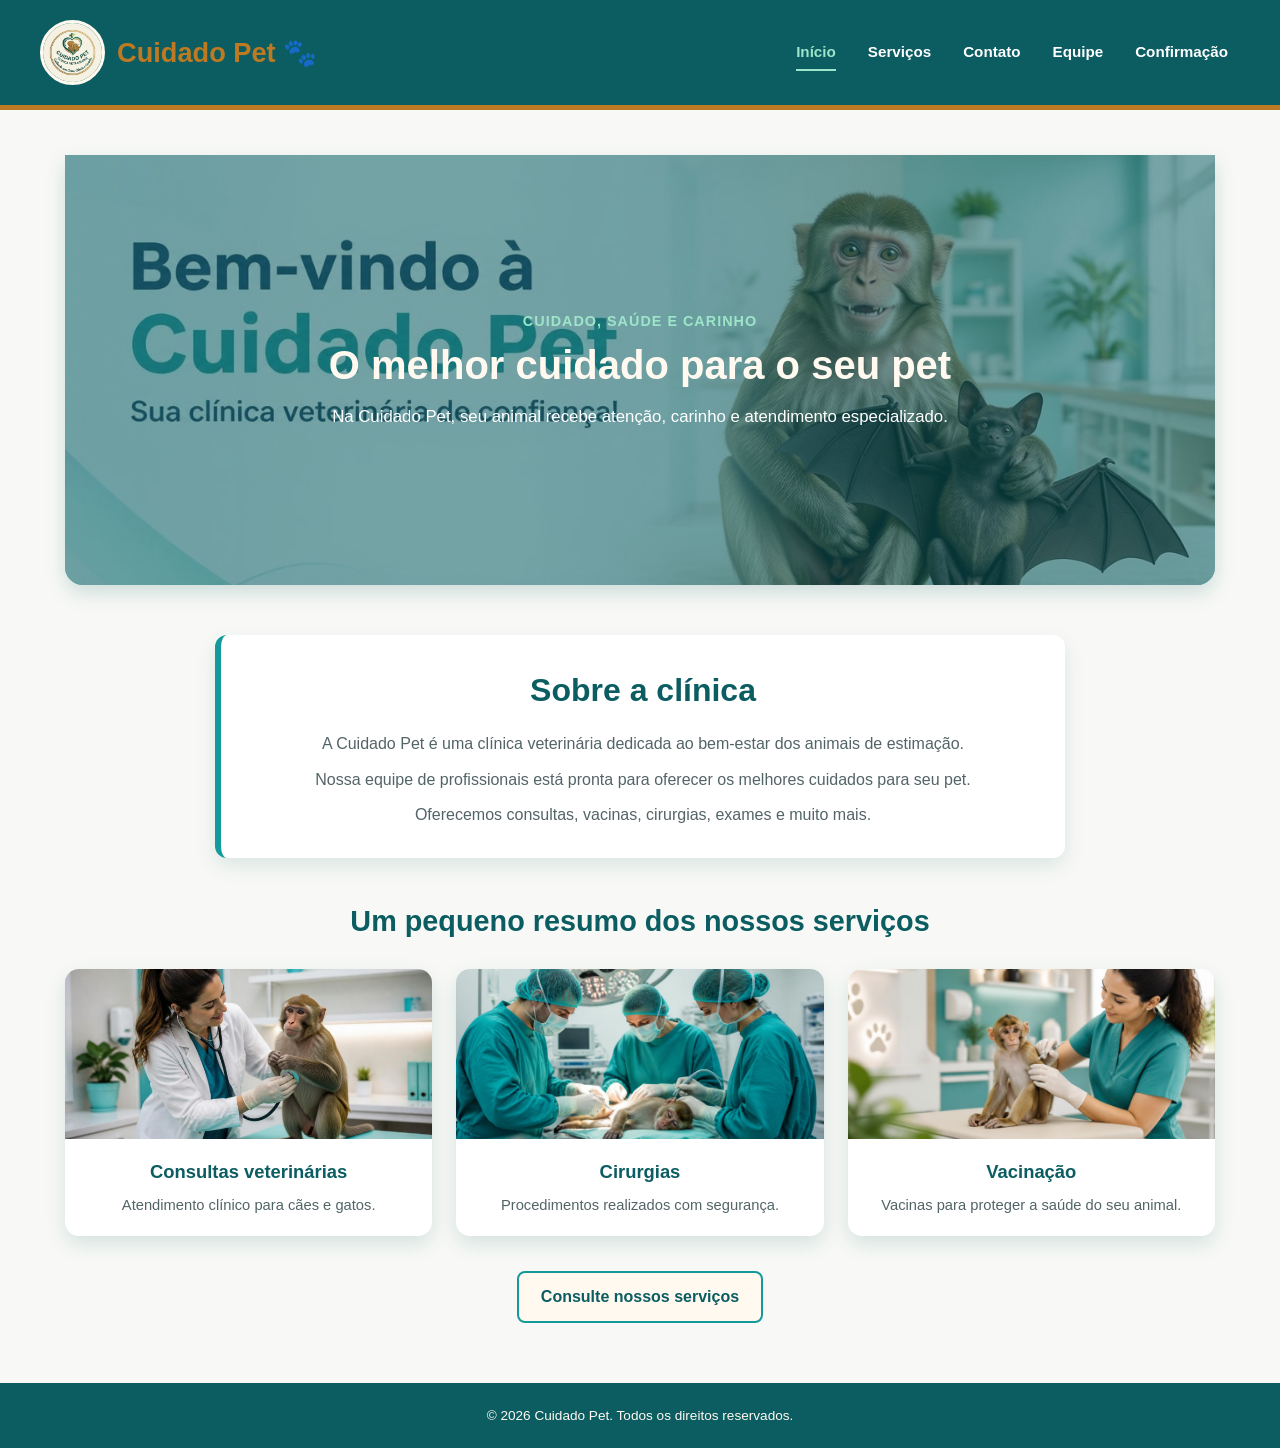
<file: HTML/index.html>
<!DOCTYPE html>
<html lang="pt-BR">

<head>
    <meta charset="UTF-8">
    <meta name="viewport" content="width=device-width, initial-scale=1.0">
    <meta name="description" content="Conheça a Clínica Veterinária Cuidado Pet.">
    <title>Cuidado Pet</title>
    <link rel="stylesheet" href="../CSS/style.css">
    <script src="../JS/script.js" defer></script>
</head>

<body>
    <header class="cabecalho">
        <div class="topo">

            <a href="index.html" class="marca">
                <img src="../IMG/logo.jpg" alt="Logo da Cuidado Pet" class="logo">
                <h1>Cuidado Pet 🐾</h1>
            </a>

            <nav>
                <a href="index.html" class="link ativo">Início</a>
                <a href="servicos.html" class="link">Serviços</a>
                <a href="contato.html" class="link">Contato</a>
                <a href="equipe.html" class="link">Equipe</a>
                <a href="confirmacao.html" class="link">Confirmação</a>
            </nav>

        </div>
    </header>

    <main>
        <section class="hero">
            <img src="../IMG/fundo.jpg" alt="Animal recebendo cuidados veterinários">
            <div class="hero-texto">
                <p class="subtitulo">Cuidado, saúde e carinho</p>

                <h2>O melhor cuidado para o seu pet</h2>
                <p> Na Cuidado Pet, seu animal recebe atenção, carinho e atendimento especializado. </p>
            </div>

        </section>

        <section class="sobre">
            <h2>Sobre a clínica</h2>

            <p> A Cuidado Pet é uma clínica veterinária dedicada ao bem-estar dos animais de estimação. </p>

            <p> Nossa equipe de profissionais está pronta para oferecer os melhores cuidados para seu pet. </p>

            <p> Oferecemos consultas, vacinas, cirurgias, exames e muito mais. </p>

        </section>

        <h2 class="titulo-secao"> Um pequeno resumo dos nossos serviços </h2>

        <section class="cards">

            <article class="card">
                <img src="../IMG/consulta.jpg" alt="Consulta veterinária">
                <div class="card-conteudo">
                    <h3>Consultas veterinárias</h3>
                    <p> Atendimento clínico para cães e gatos. </p>
                </div>
            </article>

            <article class="card">
                <img src="../IMG/cirurgia.jpg" alt="Cirurgia veterinária">
                <div class="card-conteudo">
                    <h3>Cirurgias</h3>
                    <p> Procedimentos realizados com segurança. </p>
                </div>

            </article>

            <article class="card">
                <img src="../IMG/vacinacao.jpg" alt="Vacinação de animais">
                <div class="card-conteudo">
                    <h3>Vacinação</h3>
                    <p> Vacinas para proteger a saúde do seu animal. </p>
                </div>
            </article>
        </section>

        <section class="area-botao">
            <a href="servicos.html" class="botao">Consulte nossos serviços</a>
        </section>
    </main>

    <footer class="rodape">
        <p>&copy; 2026 Cuidado Pet. Todos os direitos reservados.</p>
    </footer>

</body>

</html>
</file>
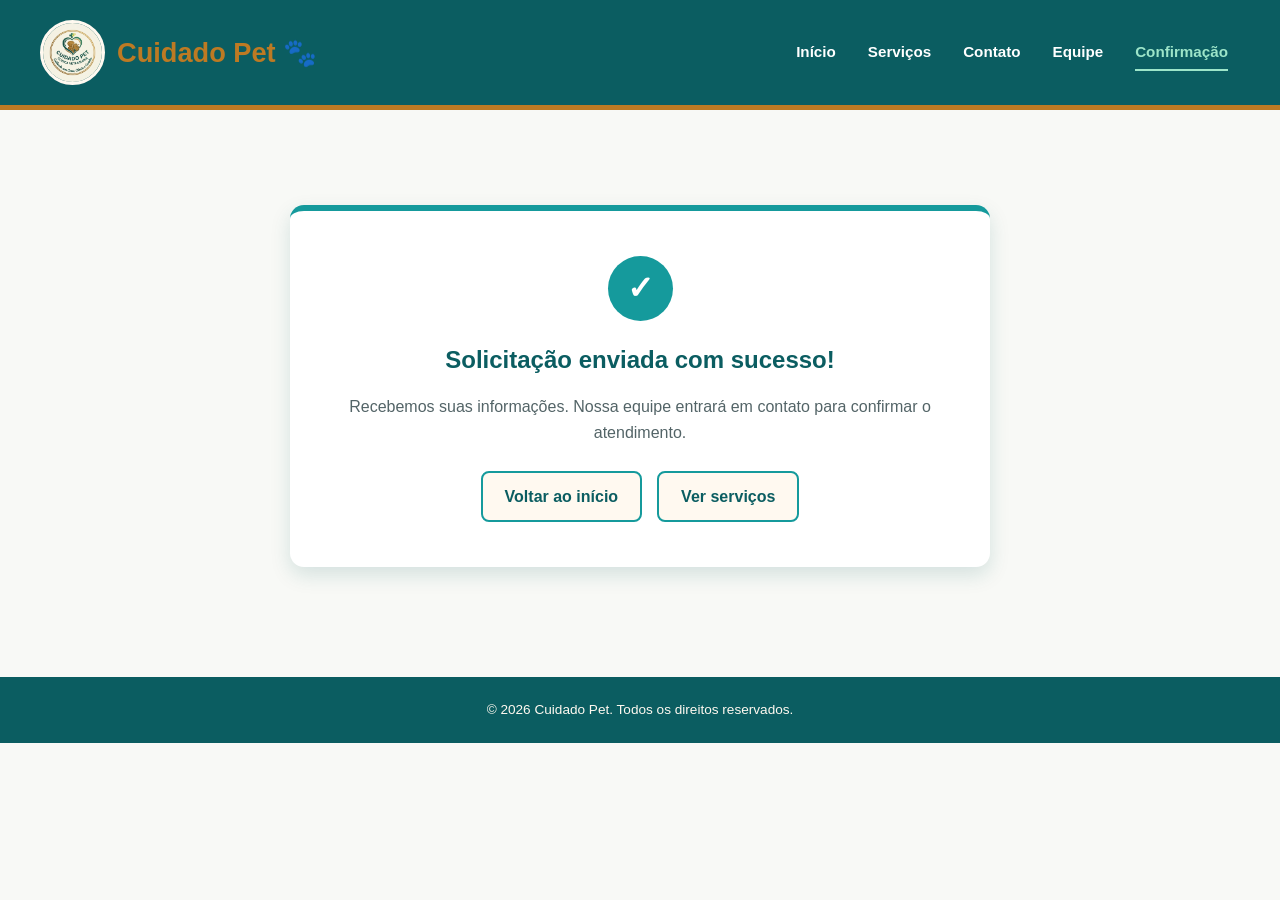
<file: HTML/confirmacao.html>
<!DOCTYPE html>
<html lang="pt-BR">

<head>
    <meta charset="UTF-8">
    <meta name="viewport" content="width=device-width, initial-scale=1.0">
    <meta name="description" content="Confirmação da solicitação de atendimento.">
    <title>Confirmação | Cuidado Pet</title>
    <link rel="stylesheet" href="../CSS/style.css">
    <script src="../JS/script.js" defer></script>
</head>

<body>
    <header class="cabecalho">

        <div class="topo">

            <a href="index.html" class="marca">
                <img src="../IMG/logo.jpg" alt="Logo da Cuidado Pet" class="logo">
                <h1>Cuidado Pet 🐾</h1>
            </a>

            <nav>
                <a href="index.html" class="link">Início</a>
                <a href="servicos.html" class="link">Serviços</a>
                <a href="contato.html" class="link">Contato</a>
                <a href="equipe.html" class="link">Equipe</a>
                <a href="confirmacao.html" class="link ativo">Confirmação</a>
            </nav>

        </div>

    </header>

    <main>

        <section class="confirmacao">
            <div class="icone-confirmacao"> ✓</div>

            <h2>Solicitação enviada com sucesso!</h2>
            <p> Recebemos suas informações. Nossa equipe entrará em contato para confirmar o atendimento. </p>
            <p id="dados-solicitacao"></p>

            <div class="botoes-confirmacao">

                <a href="index.html" class="botao"> Voltar ao início </a>
                <a href="servicos.html" class="botao"> Ver serviços </a>

            </div>
        </section>
    </main>

    <footer class="rodape">
        <p>&copy; 2026 Cuidado Pet. Todos os direitos reservados.</p>
    </footer>

</body>

</html>
</file>
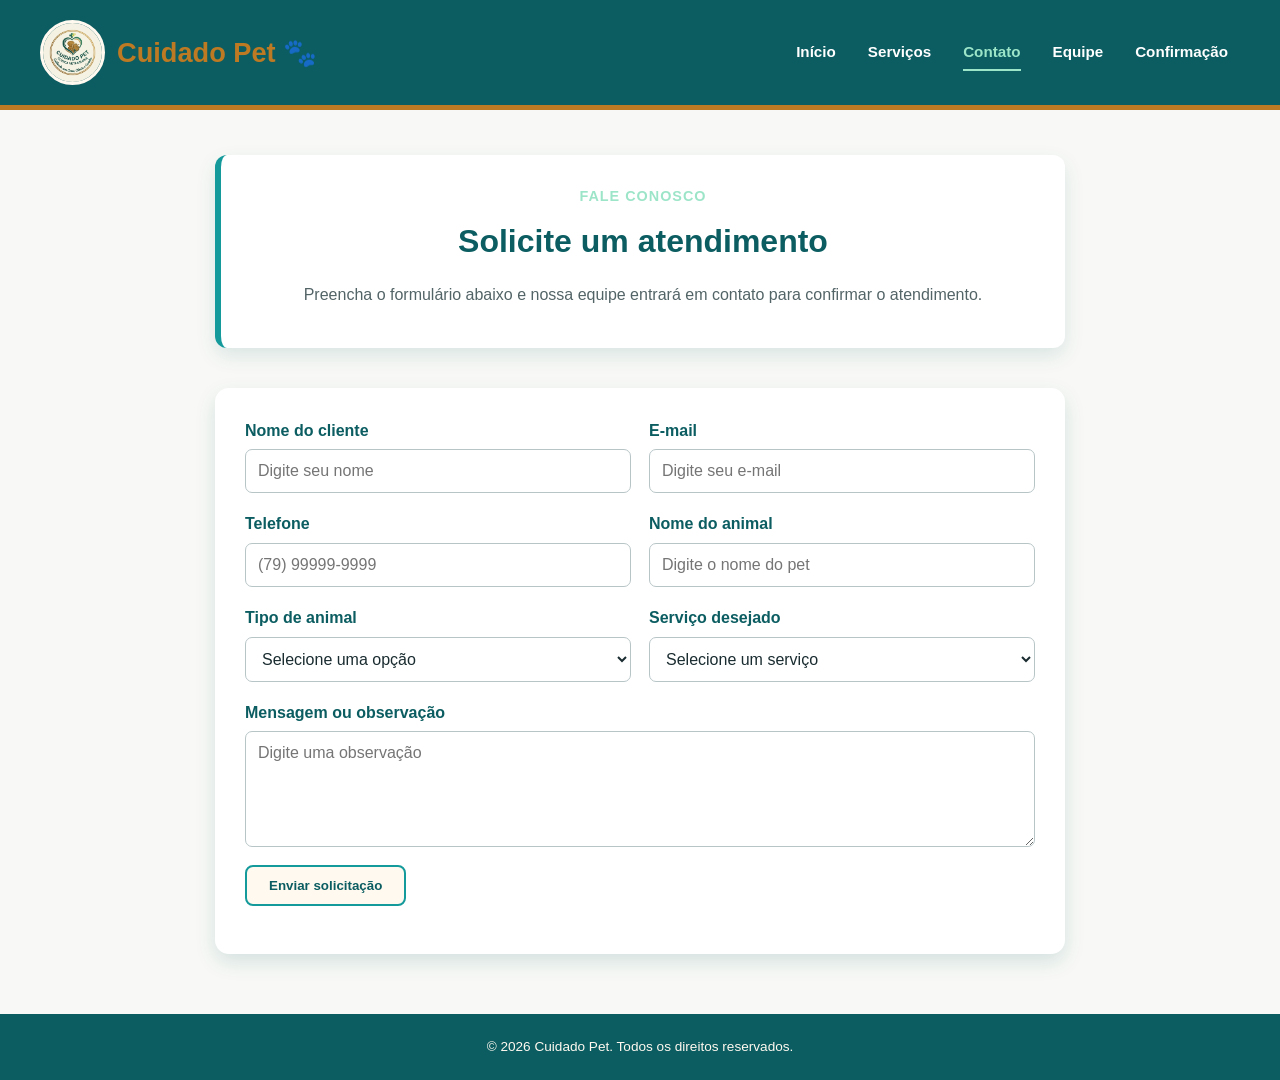
<file: HTML/contato.html>
<!DOCTYPE html>
<html lang="pt-BR">

<head>
    <meta charset="UTF-8">
    <meta name="viewport" content="width=device-width, initial-scale=1.0">
    <meta name="description" content="Solicite um atendimento na Cuidado Pet.">
    <title>Contato | Cuidado Pet</title>
    <link rel="stylesheet" href="../CSS/style.css">
    <script src="../JS/script.js" defer></script>
</head>

<body>

    <header class="cabecalho">
        <div class="topo">

            <a href="index.html" class="marca">
                <img src="../IMG/logo.jpg" alt="Logo da Cuidado Pet" class="logo">
                <h1>Cuidado Pet 🐾</h1>
            </a>

            <nav>
                <a href="index.html" class="link">Início</a>
                <a href="servicos.html" class="link">Serviços</a>
                <a href="contato.html" class="link ativo">Contato</a>
                <a href="equipe.html" class="link">Equipe</a>
                <a href="confirmacao.html" class="link">Confirmação</a>
            </nav>

        </div>
    </header>

    <main>
        <section class="introducao">
            <p class="subtitulo">Fale conosco</p>

            <h2>Solicite um atendimento</h2>
            <p> Preencha o formulário abaixo e nossa equipe entrará em contato para confirmar o atendimento. </p>

        </section>

        <section class="formulario-area">
            <form id="formulario-contato">

                <div class="campo">
                    <label for="nome">Nome do cliente</label>
                    <input type="text" id="nome" name="nome" required placeholder="Digite seu nome">
                </div>

                <div class="campo">
                    <label for="email">E-mail</label>
                    <input type="email" id="email" name="email" required placeholder="Digite seu e-mail">
                </div>

                <div class="campo">
                    <label for="telefone">Telefone</label>
                    <input type="tel" id="telefone" name="telefone" required placeholder="(79) 99999-9999">
                </div>

                <div class="campo">
                    <label for="animal">Nome do animal</label>
                    <input type="text" id="animal" name="animal" required placeholder="Digite o nome do pet">
                </div>

                <div class="campo">
                    <label for="tipo-animal">Tipo de animal</label>
                    <select id="tipo-animal" name="tipo-animal" required>
                        <option value=""> Selecione uma opção </option>
                        <option value="Cachorro"> Cachorro </option>
                        <option value="Gato"> Gato </option>
                        <option value="Ave"> Ave </option>
                        <option value="Outro"> Outro </option>
                    </select>
                </div>

                <div class="campo">
                    <label for="servico">Serviço desejado</label>
                    <select id="servico" name="servico" required>
                        <option value=""> Selecione um serviço </option>
                        <option value="Consulta veterinaria"> Consulta veterinária </option>
                        <option value="Vacinacao"> Vacinação </option>
                        <option value="Cirurgia"> Cirurgia </option>
                        <option value="Exames laboratoriais"> Exames laboratoriais </option>
                        <option value="Banho e tosa"> Banho e tosa </option>
                        <option value="Emergencia"> Emergência veterinária </option>
                    </select>
                </div>

                <div class="campo campo-completo">
                    <label for="mensagem">Mensagem ou observação</label>
                    <textarea id="mensagem" name="mensagem" rows="5" required
                        placeholder="Digite uma observação"></textarea>
                </div>

                <div class="campo-completo">
                    <button type="submit" class="botao"> Enviar solicitação </button>
                </div>

            </form>

            <p id="mensagem-formulario" class="mensagem"></p>

        </section>
    </main>

    <footer class="rodape">
        <p>&copy; 2026 Cuidado Pet. Todos os direitos reservados.</p>
    </footer>

</body>

</html>
</file>
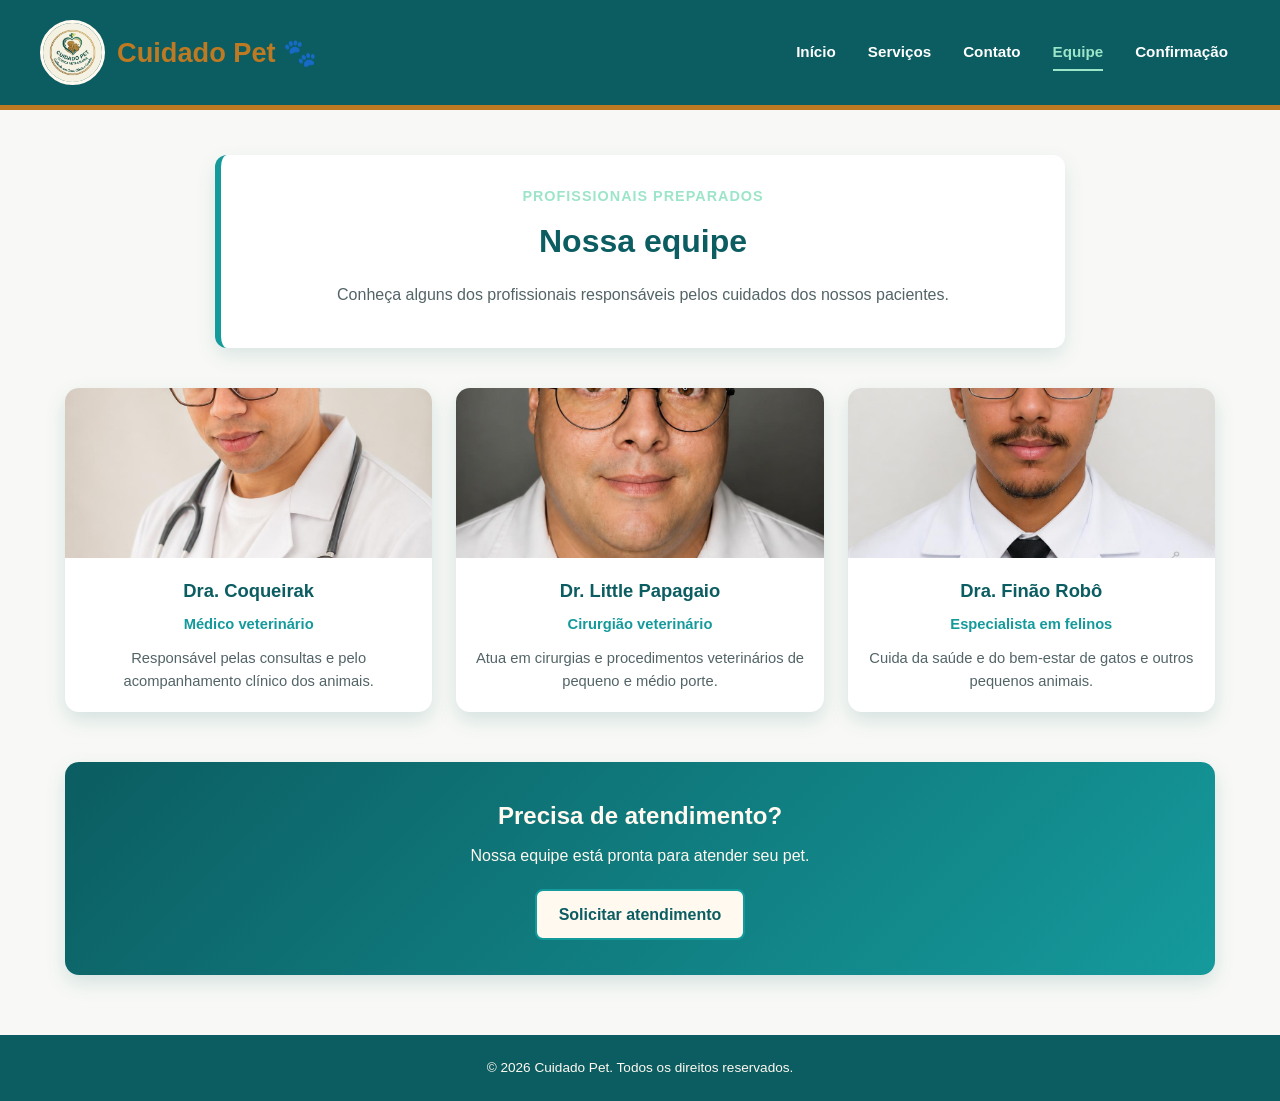
<file: HTML/equipe.html>
<!DOCTYPE html>
<html lang="pt-BR">

<head>
    <meta charset="UTF-8">
    <meta name="viewport" content="width=device-width, initial-scale=1.0">
    <meta name="description" content="Conheça a equipe da Cuidado Pet.">
    <title>Equipe | Cuidado Pet</title>
    <link rel="stylesheet" href="../CSS/style.css">
    <script src="../JS/script.js" defer></script>
</head>

<body>

    <header class="cabecalho">
        <div class="topo">

            <a href="index.html" class="marca">
                <img src="../IMG/logo.jpg" alt="Logo da Cuidado Pet" class="logo">
                <h1>Cuidado Pet 🐾</h1>
            </a>

            <nav>
                <a href="index.html" class="link">Início</a>
                <a href="servicos.html" class="link">Serviços</a>
                <a href="contato.html" class="link">Contato</a>
                <a href="equipe.html" class="link ativo">Equipe</a>
                <a href="confirmacao.html" class="link">Confirmação</a>
            </nav>

        </div>
    </header>

    <main>
        <section class="introducao">

            <p class="subtitulo">Profissionais preparados</p>
            <h2>Nossa equipe</h2>
            <p> Conheça alguns dos profissionais responsáveis pelos cuidados dos nossos pacientes. </p>

        </section>

        <section class="cards equipe-cards">

            <article class="card">
                <img src="../IMG/equipe1.jpg" alt="Dra. Ana Souza" class="imagem-equipe">

                <div class="card-conteudo">
                    <h3>Dra. Coqueirak</h3>
                    <p class="funcao"> Médico veterinário </p>
                    <p> Responsável pelas consultas e pelo acompanhamento clínico dos animais. </p>
                </div>

            </article>

            <article class="card">
                <img src="../IMG/equipe2.jpg" alt="Dr. Little Papagaio" class="imagem-equipe">

                <div class="card-conteudo">
                    <h3>Dr. Little Papagaio</h3>
                    <p class="funcao"> Cirurgião veterinário </p>
                    <p> Atua em cirurgias e procedimentos veterinários de pequeno e médio porte. </p>
                </div>

            </article>

            <article class="card">
                <img src="../IMG/equipe3.jpg" alt="Dra. Carla Mendes" class="imagem-equipe">

                <div class="card-conteudo">
                    <h3>Dra. Finão Robô</h3>
                    <p class="funcao"> Especialista em felinos </p>
                    <p> Cuida da saúde e do bem-estar de gatos e outros pequenos animais. </p>
                </div>

            </article>
        </section>

        <section class="chamada">

            <h2>Precisa de atendimento?</h2>
            <p> Nossa equipe está pronta para atender seu pet. </p>
            <a href="contato.html" class="botao"> Solicitar atendimento </a>

        </section>
    </main>

    <footer class="rodape">
        <p>&copy; 2026 Cuidado Pet. Todos os direitos reservados.</p>
    </footer>

</body>

</html>
</file>
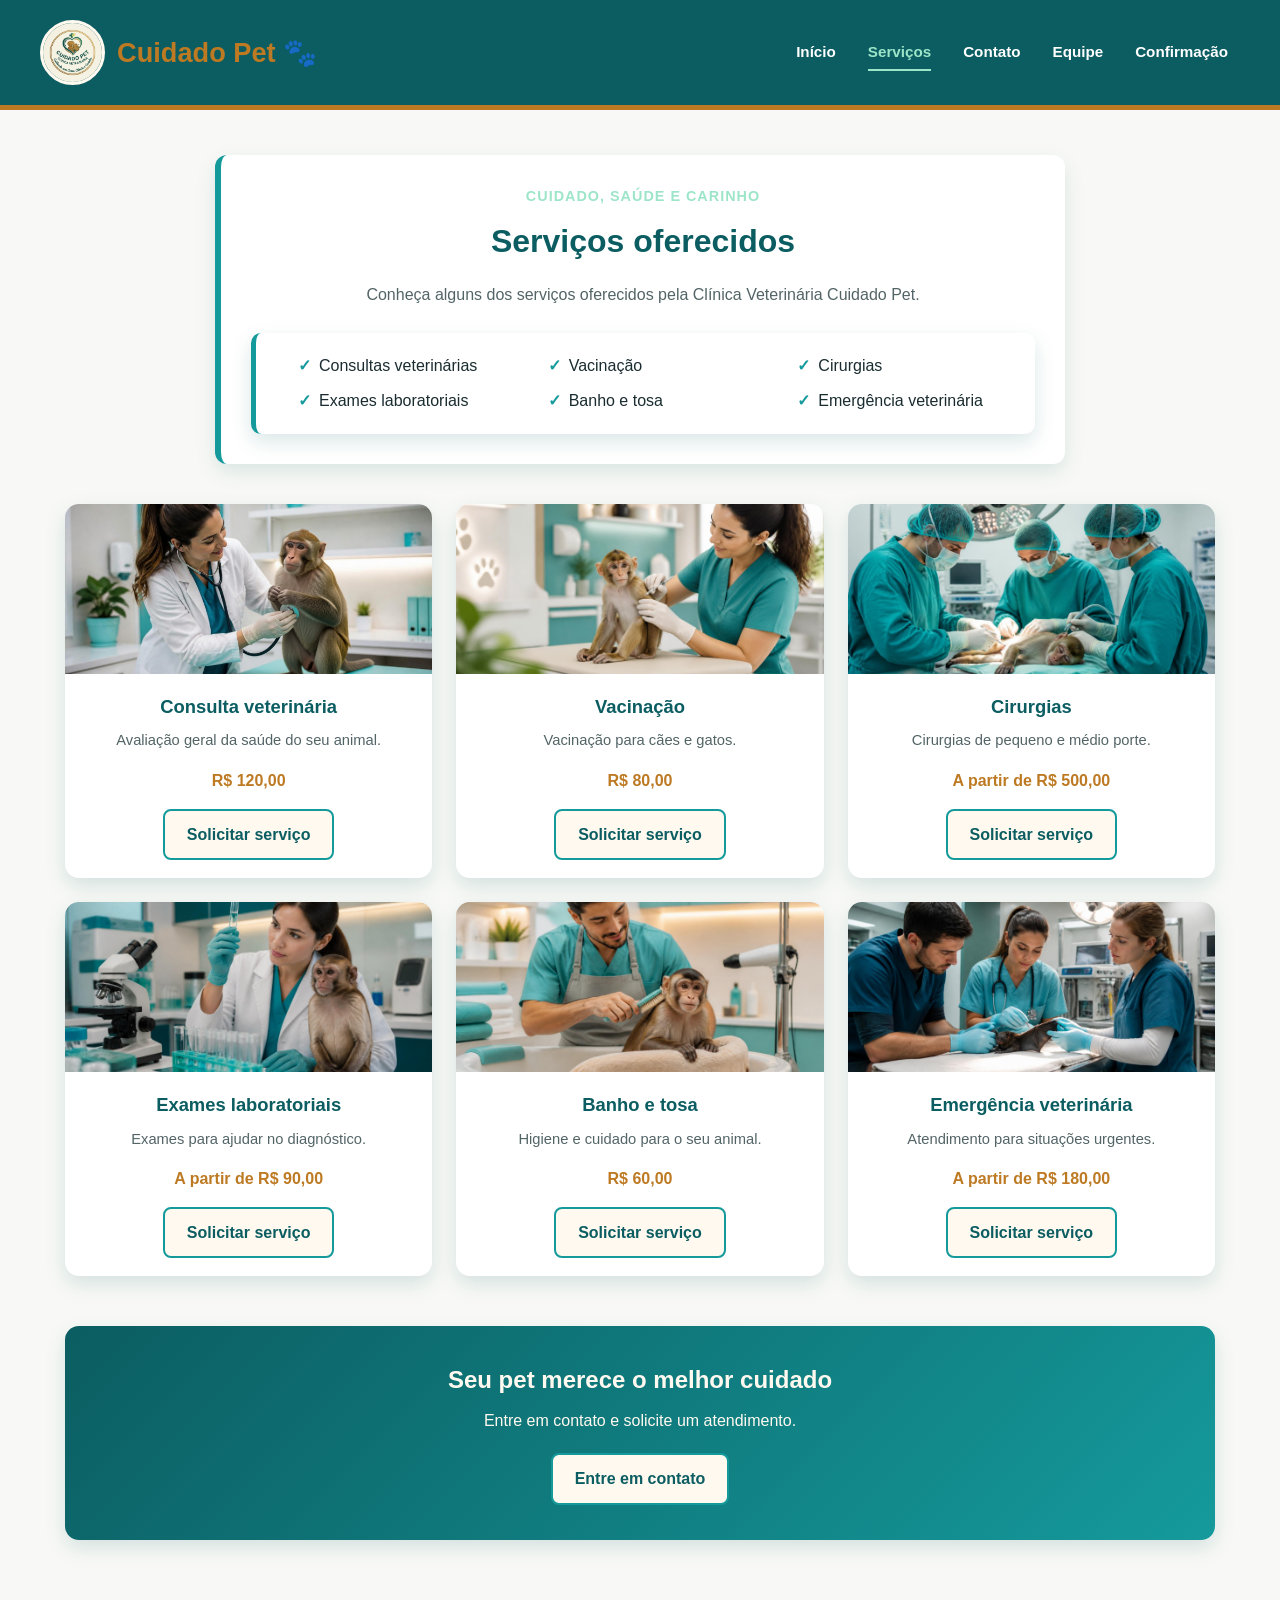
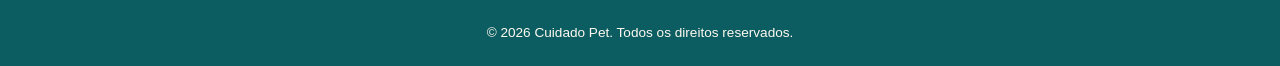
<file: HTML/servicos.html>
<!DOCTYPE html>
<html lang="pt-BR">

<head>
    <meta charset="UTF-8">
    <meta name="viewport" content="width=device-width, initial-scale=1.0">
    <meta name="description" content="Serviços oferecidos pela Cuidado Pet.">
    <title>Serviços | Cuidado Pet</title>
    <link rel="stylesheet" href="../CSS/style.css">
    <script src="../JS/script.js" defer></script>
</head>

<body>
    <header class="cabecalho">
        <div class="topo">

            <a href="index.html" class="marca">
                <img src="../IMG/logo.jpg" alt="Logo da Cuidado Pet" class="logo">
                <h1>Cuidado Pet 🐾</h1>
            </a>

            <nav>
                <a href="index.html" class="link">Início</a>
                <a href="servicos.html" class="link ativo">Serviços</a>
                <a href="contato.html" class="link">Contato</a>
                <a href="equipe.html" class="link">Equipe</a>
                <a href="confirmacao.html" class="link">Confirmação</a>
            </nav>

        </div>
    </header>

    <main>

        <section class="introducao">

            <p class="subtitulo">Cuidado, saúde e carinho</p>

            <h2>Serviços oferecidos</h2>
            <p> Conheça alguns dos serviços oferecidos pela Clínica Veterinária Cuidado Pet. </p>

            <ul class="lista-servicos">
                <li>Consultas veterinárias</li>
                <li>Vacinação</li>
                <li>Cirurgias</li>
                <li>Exames laboratoriais</li>
                <li>Banho e tosa</li>
                <li>Emergência veterinária</li>
            </ul>

        </section>

        <section class="cards">

            <article class="card">
                <img src="../IMG/consulta.jpg" alt="Consulta veterinária">

                <div class="card-conteudo">
                    <h3>Consulta veterinária</h3>
                    <p> Avaliação geral da saúde do seu animal. </p>
                    <strong class="preco">R$ 120,00</strong>
                    <a href="contato.html?servico=Consulta%20veterinaria" class="botao"> Solicitar serviço </a>
                </div>

            </article>

            <article class="card">
                <img src="../IMG/vacinacao.jpg" alt="Vacinação de animais">

                <div class="card-conteudo">
                    <h3>Vacinação</h3>
                    <p> Vacinação para cães e gatos. </p>
                    <strong class="preco">R$ 80,00</strong>
                    <a href="contato.html?servico=Vacinacao" class="botao"> Solicitar serviço </a>
                </div>

            </article>

            <article class="card">
                <img src="../IMG/cirurgia.jpg" alt="Cirurgia veterinária">

                <div class="card-conteudo">
                    <h3>Cirurgias</h3>
                    <p> Cirurgias de pequeno e médio porte. </p>
                    <strong class="preco">A partir de R$ 500,00</strong>
                    <a href="contato.html?servico=Cirurgia" class="botao"> Solicitar serviço </a>
                </div>

            </article>

            <article class="card">
                <img src="../IMG/exames.jpg" alt="Exames laboratoriais">

                <div class="card-conteudo">
                    <h3>Exames laboratoriais</h3>
                    <p> Exames para ajudar no diagnóstico. </p>
                    <strong class="preco">A partir de R$ 90,00</strong>
                    <a href="contato.html?servico=Exames%20laboratoriais" class="botao"> Solicitar serviço </a>
                </div>

            </article>

            <article class="card">
                <img src="../IMG/banho.jpg" alt="Banho e tosa">

                <div class="card-conteudo">
                    <h3>Banho e tosa</h3>
                    <p> Higiene e cuidado para o seu animal. </p>
                    <strong class="preco">R$ 60,00</strong>
                    <a href="contato.html?servico=Banho%20e%20tosa" class="botao"> Solicitar serviço </a>
                </div>

            </article>

            <article class="card">
                <img src="../IMG/emergencia.jpg" alt="Atendimento veterinário de emergência">

                <div class="card-conteudo">
                    <h3>Emergência veterinária</h3>
                    <p> Atendimento para situações urgentes. </p>
                    <strong class="preco">A partir de R$ 180,00</strong>
                    <a href="contato.html?servico=Emergencia" class="botao"> Solicitar serviço </a>
                </div>

            </article>
        </section>

        <section class="chamada">

            <h2>Seu pet merece o melhor cuidado</h2>
            <p> Entre em contato e solicite um atendimento. </p>
            <a href="contato.html" class="botao"> Entre em contato</a>

        </section>
    </main>

    <footer class="rodape">
        <p>&copy; 2026 Cuidado Pet. Todos os direitos reservados.</p>
    </footer>

</body>

</html>
</file>
<file: CSS/style.css>
* {
    margin: 0;
    padding: 0;
    box-sizing: border-box;
}

html {
    scroll-behavior: smooth;
}

body {
    min-height: 100vh;
    color: #1A2C30;
    background-color: #F8F9F6;
    font-family: 'Segoe UI', Tahoma, Geneva, Verdana, sans-serif, cursive;
    line-height: 1.6;
}

.cabecalho {
    padding: 20px 30px;
    background-color: #0B5D61;
    border-bottom: 5px solid #BD7A23;
}

.topo {
    max-width: 1200px;
    margin: auto;
    display: flex;
    align-items: center;
    justify-content: space-between;
    gap: 25px;
}

.marca {
    display: flex;
    align-items: center;
    gap: 12px;
    color: #FFFFFF;
    text-decoration: none;
}

.marca h1 {
    color: #BD7A23;
    font-size: 1.7rem;
}

.logo {
    width: 65px;
    height: 65px;
    border: 3px solid #FFF9F0;
    border-radius: 50%;
    object-fit: cover;
}

nav {
    display: flex;
    align-items: center;
    justify-content: center;
    gap: 8px;
    flex-wrap: wrap;
}

.link {
    position: relative;
    padding: 8px 12px;
    color: #FFFFFF;
    text-decoration: none;
    font-size: 0.95rem;
    font-weight: bold;
}

.link::after {
    content: "";
    position: absolute;
    right: 12px;
    bottom: 2px;
    left: 12px;
    height: 2px;
    background-color: #9DE5C9;
    transform: scaleX(0);
    transition: 0.3s;
}

.link:hover,
.link.ativo {
    color: #9DE5C9;
}

.link:hover::after,
.link.ativo::after {
    transform: scaleX(1);
}

main {
    width: min(100% - 40px, 1150px);
    margin: auto;
    padding: 45px 0 60px;
}

.hero {
    position: relative;
    height: 430px;
    margin-bottom: 50px;
    overflow: hidden;
    background-color: #159A9C;
    border-radius: 0 0 18px 18px;
    box-shadow: 0 8px 20px rgba(11, 93, 97, 0.18);
}

.hero img {
    width: 100%;
    height: 100%;
    display: block;
    object-fit: cover;
}

.hero::after {
    content: "";
    position: absolute;
    inset: 0;
    background-color: rgba(11, 93, 97, 0.55);
}

.hero-texto {
    position: absolute;
    z-index: 1;
    top: 50%;
    left: 50%;
    width: 80%;
    max-width: 650px;
    color: #FFFFFF;
    text-align: center;
    transform: translate(-50%, -50%);
}

.subtitulo {
    margin-bottom: 8px;
    color: #9DE5C9;
    font-size: 0.9rem;
    font-weight: bold;
    letter-spacing: 1px;
    text-transform: uppercase;
}

.hero h2 {
    margin-bottom: 15px;
    color: #FFF9F0;
    font-size: 2.5rem;
    line-height: 1.2;
}

.hero-texto p:last-child {
    font-size: 1.05rem;
}

.sobre,
.introducao {
    max-width: 850px;
    margin: 0 auto 40px;
    padding: 30px;
    background-color: #FFFFFF;
    border-left: 6px solid #159A9C;
    border-radius: 12px;
    box-shadow: 0 8px 20px rgba(11, 93, 97, 0.12);
    text-align: center;
}

.sobre h2,
.introducao h2 {
    margin-bottom: 15px;
    color: #0B5D61;
    font-size: 2rem;
}

.sobre p,
.introducao>p:not(.subtitulo) {
    margin-bottom: 10px;
    color: #536467;
}

.sobre p:last-child {
    margin-bottom: 0;
}

.titulo-secao {
    margin-bottom: 25px;
    color: #0B5D61;
    font-size: 1.8rem;
    text-align: center;
}

.cards {
    display: grid;
    grid-template-columns: repeat(3, 1fr);
    gap: 24px;
}

.card {
    overflow: hidden;
    background-color: #FFFFFF;
    border-radius: 14px;
    box-shadow: 0 8px 20px rgba(11, 93, 97, 0.15);
    transition: 0.3s;
}

.card:hover {
    transform: translateY(-6px);
    box-shadow: 0 14px 28px rgba(11, 93, 97, 0.24);
}

.card img {
    width: 100%;
    height: 170px;
    display: block;
    object-fit: cover;
}

.card-conteudo {
    padding: 18px;
    text-align: center;
}

.card h3 {
    margin-bottom: 8px;
    color: #0B5D61;
    font-size: 1.15rem;
}

.card p {
    color: #536467;
    font-size: 0.92rem;
}

.funcao {
    margin-bottom: 10px;
    color: #159A9C !important;
    font-weight: bold;
}

.preco {
    display: block;
    margin: 15px 0;
    color: #BD7A23;
}

.area-botao {
    margin-top: 35px;
    text-align: center;
}

.botao {
    display: inline-block;
    padding: 11px 22px;
    color: #0B5D61;
    background-color: #FFF9F0;
    border: 2px solid #159A9C;
    border-radius: 8px;
    cursor: pointer;
    font-family: inherit;
    font-weight: bold;
    text-decoration: none;
    transition: 0.3s;
}

.botao:hover {
    color: #FFFFFF;
    background-color: #0B5D61;
    transform: translateY(-3px);
}

.lista-servicos {
    display: grid;
    grid-template-columns: repeat(3, 1fr);
    gap: 10px;
    margin-top: 25px;
    padding: 20px;
    list-style: none;
    background-color: #FFFFFF;
    border-left: 5px solid #159A9C;
    border-radius: 10px;
    box-shadow: 0 8px 20px rgba(11, 93, 97, 0.15);
}

.lista-servicos li {
    padding-left: 22px;
    color: #1A2C30;
    text-align: left;
}

.lista-servicos li::before {
    content: "✓";
    margin-right: 8px;
    color: #159A9C;
    font-weight: bold;
}

.chamada {
    margin-top: 50px;
    padding: 35px 20px;
    color: #FFF9F0;
    background: linear-gradient(135deg, #0B5D61, #159A9C);
    border-radius: 14px;
    box-shadow: 0 8px 20px rgba(11, 93, 97, 0.15);
    text-align: center;
}

.chamada h2 {
    margin-bottom: 8px;
}

.chamada p {
    margin-bottom: 20px;
}

.formulario-area {
    max-width: 850px;
    margin: auto;
    padding: 30px;
    background-color: #FFFFFF;
    border-radius: 14px;
    box-shadow: 0 8px 20px rgba(11, 93, 97, 0.15);
}

#formulario-contato {
    display: grid;
    grid-template-columns: repeat(2, 1fr);
    gap: 18px;
}

.campo {
    display: flex;
    flex-direction: column;
}

.campo-completo {
    grid-column: 1 / 3;
}

.campo label {
    margin-bottom: 6px;
    color: #0B5D61;
    font-weight: bold;
}

.campo input,
.campo select,
.campo textarea {
    width: 100%;
    padding: 12px;
    color: #1A2C30;
    background-color: #FFFFFF;
    border: 1px solid #B8C5C7;
    border-radius: 7px;
    font-family: inherit;
    font-size: 1rem;
}

.campo textarea {
    resize: vertical;
}

.campo input:focus,
.campo select:focus,
.campo textarea:focus {
    outline: none;
    border-color: #159A9C;
    box-shadow: 0 0 0 2px rgba(21, 154, 156, 0.2);
}

.mensagem {
    margin-top: 18px;
    color: #A52626;
    font-weight: bold;
    text-align: center;
}

.confirmacao {
    max-width: 700px;
    margin: 50px auto;
    padding: 45px 30px;
    background-color: #FFFFFF;
    border-top: 6px solid #159A9C;
    border-radius: 14px;
    box-shadow: 0 8px 20px rgba(11, 93, 97, 0.15);
    text-align: center;
}

.icone-confirmacao {
    width: 65px;
    height: 65px;
    margin: 0 auto 20px;
    display: flex;
    align-items: center;
    justify-content: center;
    color: #FFFFFF;
    background-color: #159A9C;
    border-radius: 50%;
    font-size: 2rem;
    font-weight: bold;
}

.confirmacao h2 {
    margin-bottom: 15px;
    color: #0B5D61;
}

.confirmacao p {
    margin-bottom: 12px;
    color: #536467;
}

#dados-solicitacao {
    color: #0B5D61;
    font-weight: bold;
}

.botoes-confirmacao {
    display: flex;
    justify-content: center;
    gap: 15px;
    margin-top: 25px;
}

.rodape {
    padding: 22px;
    color: #FFF9F0;
    background-color: #0B5D61;
    text-align: center;
}

.rodape p {
    font-size: 0.85rem;
}

@media (max-width: 900px) {
    .topo {
        flex-direction: column;
        text-align: center;
    }

    .cards {
        grid-template-columns: repeat(2, 1fr);
    }

    .lista-servicos {
        grid-template-columns: repeat(2, 1fr);
    }
}

@media (max-width: 600px) {
    .cabecalho {
        padding: 18px 15px;
    }

    .marca {
        flex-direction: column;
    }

    .marca h1 {
        font-size: 1.5rem;
    }

    nav {
        gap: 3px;
    }

    .link {
        padding: 6px 8px;
        font-size: 0.82rem;
    }

    main {
        width: min(100% - 24px, 500px);
        padding-top: 30px;
    }

    .hero {
        height: 300px;
        margin-bottom: 35px;
    }

    .hero-texto {
        width: 85%;
    }

    .hero h2 {
        font-size: 1.9rem;
    }

    .sobre,
    .introducao,
    .formulario-area,
    .confirmacao {
        padding: 25px 18px;
    }

    .sobre h2,
    .introducao h2 {
        font-size: 1.6rem;
    }

    .cards {
        grid-template-columns: 1fr;
        gap: 20px;
    }

    .card {
        width: 100%;
        max-width: 350px;
        margin: auto;
    }

    .lista-servicos {
        grid-template-columns: 1fr;
    }

    #formulario-contato {
        grid-template-columns: 1fr;
    }

    .campo-completo {
        grid-column: 1;
    }

    .botoes-confirmacao {
        flex-direction: column;
    }

    .botoes-confirmacao .botao {
        width: 100%;
    }
}
</file>
